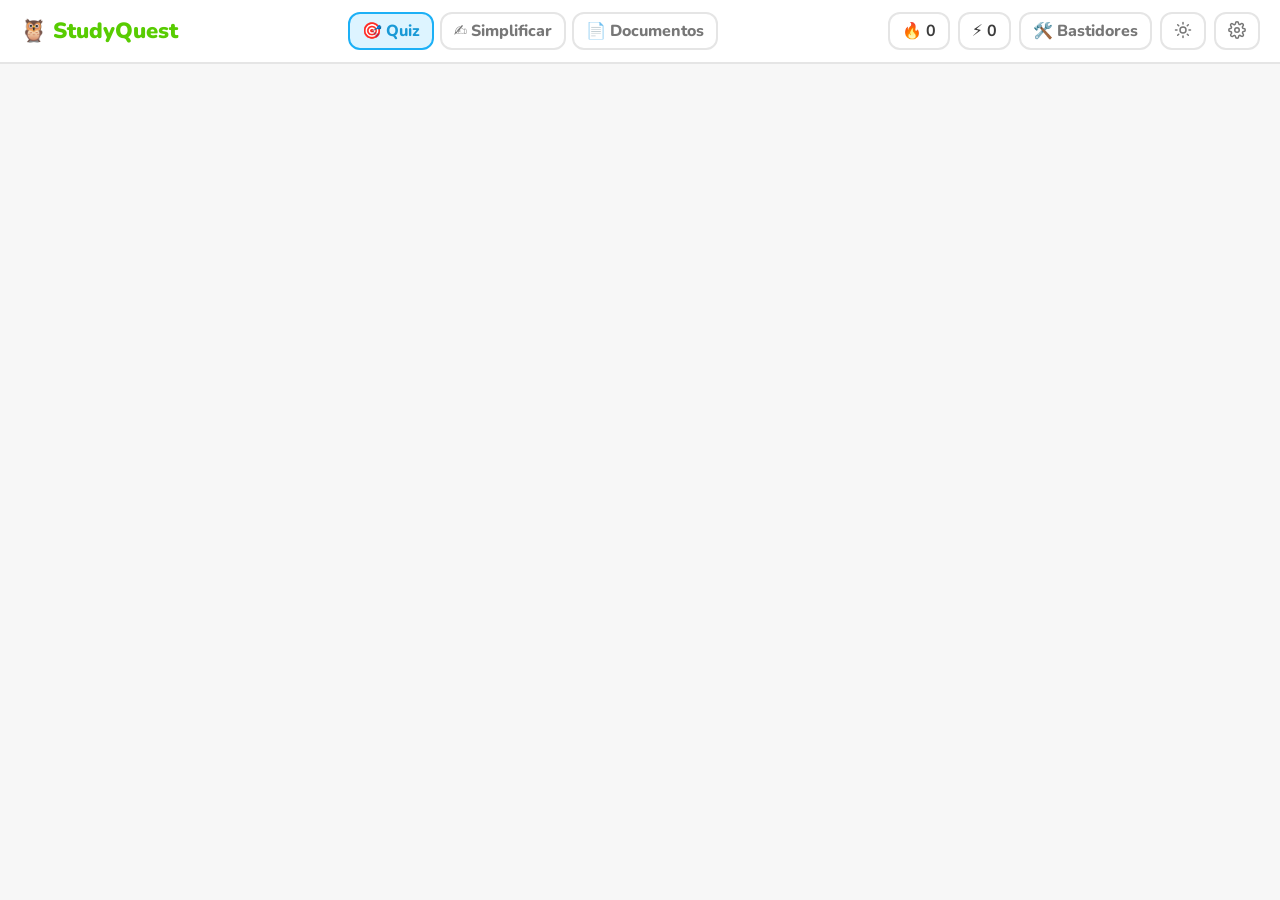
<file: index.html>
<!DOCTYPE html>
<html lang="pt-BR">
<head>
  <meta charset="UTF-8">
  <meta name="viewport" content="width=device-width, initial-scale=1">
  <title>StudyQuest · estude com IA no navegador</title>
  <link rel="preconnect" href="https://fonts.googleapis.com">
  <link href="https://fonts.googleapis.com/css2?family=Nunito:wght@600;700;800;900&display=swap" rel="stylesheet">
  <script>
    // aplica o tema antes de pintar a página (evita o "flash" branco)
    (function () {
      var t = null;
      try { t = localStorage.getItem("studyquest-theme"); } catch (e) {}
      if (t !== "dark" && t !== "light") t = matchMedia("(prefers-color-scheme: dark)").matches ? "dark" : "light";
      document.documentElement.dataset.theme = t;
    })();
  </script>
  <link rel="stylesheet" href="style.css">
</head>
<body>
  <header class="topbar">
    <a class="brand" href="index.html">🦉 StudyQuest</a>
    <nav class="nav" aria-label="Telas">
      <a href="index.html" aria-current="page">🎯 Quiz</a>
      <a href="simplifier.html">✍️ Simplificar</a>
      <a href="docs.html">📄 Documentos</a>
    </nav>
    <div class="stats">
      <span class="chip" title="Dias seguidos">🔥 <b id="stat-streak">0</b></span>
      <span class="chip" title="XP total">⚡ <b id="stat-xp">0</b></span>
      <button id="btn-backstage" class="chip chip-btn" title="Bastidores (para devs)">🛠️ Bastidores</button>
      <button id="btn-theme" class="chip chip-btn" title="Alternar modo escuro" aria-label="Alternar modo escuro">
        <svg class="icon-sun" width="18" height="18" viewBox="0 0 24 24" fill="none" stroke="currentColor" stroke-width="2" stroke-linecap="round" stroke-linejoin="round" style="vertical-align:-3px"><circle cx="12" cy="12" r="4"/><path d="M12 2v2M12 20v2M4.9 4.9l1.4 1.4M17.7 17.7l1.4 1.4M2 12h2M20 12h2M4.9 19.1l1.4-1.4M17.7 6.3l1.4-1.4"/></svg>
        <svg class="icon-moon" width="18" height="18" viewBox="0 0 24 24" fill="none" stroke="currentColor" stroke-width="2" stroke-linecap="round" stroke-linejoin="round" style="vertical-align:-3px"><path d="M21 12.8A9 9 0 1 1 11.2 3a7 7 0 0 0 9.8 9.8z"/></svg>
      </button>
      <button id="btn-settings" class="chip chip-btn" title="Configurações" aria-label="Configurações">
        <svg width="18" height="18" viewBox="0 0 24 24" fill="none" stroke="currentColor" stroke-width="2" stroke-linecap="round" stroke-linejoin="round" style="vertical-align:-3px"><circle cx="12" cy="12" r="3"/><path d="M19.4 15a1.7 1.7 0 0 0 .3 1.8l.1.1a2 2 0 1 1-2.8 2.8l-.1-.1a1.7 1.7 0 0 0-1.8-.3 1.7 1.7 0 0 0-1 1.5V21a2 2 0 1 1-4 0v-.1a1.7 1.7 0 0 0-1.1-1.5 1.7 1.7 0 0 0-1.8.3l-.1.1a2 2 0 1 1-2.8-2.8l.1-.1a1.7 1.7 0 0 0 .3-1.8 1.7 1.7 0 0 0-1.5-1H3a2 2 0 1 1 0-4h.1a1.7 1.7 0 0 0 1.5-1.1 1.7 1.7 0 0 0-.3-1.8l-.1-.1a2 2 0 1 1 2.8-2.8l.1.1a1.7 1.7 0 0 0 1.8.3H9a1.7 1.7 0 0 0 1-1.5V3a2 2 0 1 1 4 0v.1a1.7 1.7 0 0 0 1 1.5 1.7 1.7 0 0 0 1.8-.3l.1-.1a2 2 0 1 1 2.8 2.8l-.1.1a1.7 1.7 0 0 0-.3 1.8V9a1.7 1.7 0 0 0 1.5 1H21a2 2 0 1 1 0 4h-.1a1.7 1.7 0 0 0-1.5 1z"/></svg>
      </button>
    </div>
  </header>

  <main id="app">

    <!-- Aviso de WebGPU -->
    <section id="screen-nogpu" class="screen hidden card">
      <h1>😕 Seu navegador não suporta WebGPU</h1>
      <p>O WebLLM precisa de WebGPU para rodar o modelo na sua placa de vídeo.
         Abra esta página no <b>Chrome</b> ou <b>Edge</b> atualizados, em um computador.</p>
    </section>

    <!-- Configuração -->
    <section id="screen-setup" class="screen hidden">
      <div class="card">
        <h1>O que vamos estudar hoje?</h1>
        <p class="sub">A IA roda <b>100% no seu navegador</b>. Sem servidor, sem API key.</p>

        <label for="topic">Tema</label>
        <input id="topic" type="text" maxlength="80" placeholder="Ex.: Fotossíntese, Docker, Revolução Francesa...">
        <div id="suggestions" class="chips"></div>

        <label for="context">Conte mais (opcional)</label>
        <textarea id="context" rows="2" maxlength="240" placeholder="Ex.: Sou dev backend e quero entender o básico para entrevistas."></textarea>

        <label class="check"><input id="use-wiki" type="checkbox" checked> Buscar o tema na Wikipédia (perguntas mais corretas)</label>

        <label>Seu nível</label>
        <div id="level" class="segmented">
          <button data-v="iniciante" class="active">🌱 Iniciante</button>
          <button data-v="intermediário">🌿 Intermediário</button>
          <button data-v="avançado">🌳 Avançado</button>
        </div>

        <label>Modo</label>
        <div id="mode" class="segmented">
          <button data-v="quiz" class="active">🎯 Quiz</button>
          <button data-v="flashcards">🃏 Flashcards</button>
        </div>

        <label for="count">Quantidade de perguntas: <b id="count-label">5</b></label>
        <input id="count" type="range" min="1" max="10" value="5">

        <p class="muted" style="margin:18px 0 0;font-size:14px">🧠 Modelo: <b id="current-model-label">—</b> · <a href="#" id="link-settings">trocar</a></p>

        <button id="btn-start" class="btn btn-green btn-big">COMEÇAR</button>
      </div>

      <div id="library" class="card hidden" style="margin-top:16px">
        <h1 style="font-size:22px">📚 Meus estudos salvos</h1>
        <p class="sub">Perguntas que a IA já criou. Rejogue quando quiser, sem esperar e sem baixar o modelo. Ficam guardadas só neste navegador.</p>
        <div id="library-list" class="lib-list"></div>
      </div>
    </section>

    <!-- Carregando modelo -->
    <section id="screen-loading" class="screen hidden card center">
      <div class="owl">🦉</div>
      <h1 id="loading-title">Preparando o cérebro da coruja...</h1>
      <p class="sub" id="loading-text">O modelo de IA está sendo baixado para o seu computador. Na primeira vez demora; depois fica em cache.</p>
      <div class="bar"><div id="loading-bar" class="bar-fill"></div></div>
      <small id="loading-detail" class="muted"></small>
      <div id="loading-error" class="error hidden"></div>
      <button id="btn-loading-back" class="btn btn-ghost hidden" style="margin-top:14px">Voltar</button>
    </section>

    <!-- Jogo -->
    <section id="screen-game" class="screen hidden">
      <div class="game-head">
        <button id="btn-quit" class="icon-btn" title="Sair">✕</button>
        <div class="bar"><div id="game-bar" class="bar-fill"></div></div>
        <div id="hearts" class="hearts"></div>
      </div>
      <div class="game-meta"><span id="game-count"></span><span id="combo" class="combo"></span></div>
      <div id="game-source" class="game-source hidden"></div>

      <div id="game-body" class="card"></div>

      <div id="feedback" class="feedback hidden">
        <div class="feedback-inner">
          <div id="feedback-title" class="feedback-title"></div>
          <div id="feedback-text" class="feedback-text"></div>
          <button id="btn-explain" class="btn btn-ghost hidden">💡 Me explica melhor</button>
          <div id="explain-box" class="explain hidden"></div>
        </div>
        <button id="btn-next" class="btn btn-big">CONTINUAR</button>
      </div>
    </section>

    <!-- Resultado -->
    <section id="screen-result" class="screen hidden card center">
      <div id="result-stars" class="stars"></div>
      <h1 id="result-title"></h1>
      <div class="result-grid">
        <div class="result-box"><small>ACERTOS</small><b id="result-score"></b></div>
        <div class="result-box"><small>XP GANHO</small><b id="result-xp"></b></div>
      </div>
      <h2>🦉 Feedback da coruja</h2>
      <div id="result-feedback" class="explain">...</div>
      <div class="row">
        <button id="btn-again" class="btn btn-green btn-big">ESTUDAR OUTRO TEMA</button>
      </div>
    </section>
  </main>

  <!-- Configurações -->
  <div id="settings" class="modal hidden">
    <div class="modal-card">
      <div class="backstage-head" style="color:var(--ink)">
        <h1 style="margin:0;font-size:22px">⚙️ Configurações</h1>
        <button id="btn-close-settings" class="icon-btn">✕</button>
      </div>
      <label style="margin-top:12px">Modelo de IA</label>
      <p class="sub" style="font-size:14px;margin-bottom:10px">O modelo é baixado para o seu navegador uma vez e fica em cache. A troca vale a partir do próximo estudo.</p>
      <div id="model-list" class="model-list"></div>
      <button id="btn-save-settings" class="btn btn-green btn-big">SALVAR</button>
    </div>
  </div>

  <!-- Painel de bastidores -->
  <aside id="backstage" class="backstage hidden">
    <div class="backstage-head">
      <b>🛠️ Bastidores</b>
      <button id="btn-close-backstage" class="icon-btn">✕</button>
    </div>
    <dl>
      <dt>Modelo</dt><dd id="bs-model">—</dd>
      <dt>Velocidade</dt><dd id="bs-speed">—</dd>
      <dt>Última chamada</dt><dd id="bs-time">—</dd>
    </dl>
    <h4>Prompt enviado</h4>
    <pre id="bs-prompt">—</pre>
    <h4>Resposta crua do modelo</h4>
    <pre id="bs-output">—</pre>
  </aside>

  <div id="confetti"></div>
  <script type="module" src="app.js"></script>
</body>
</html>
</file>
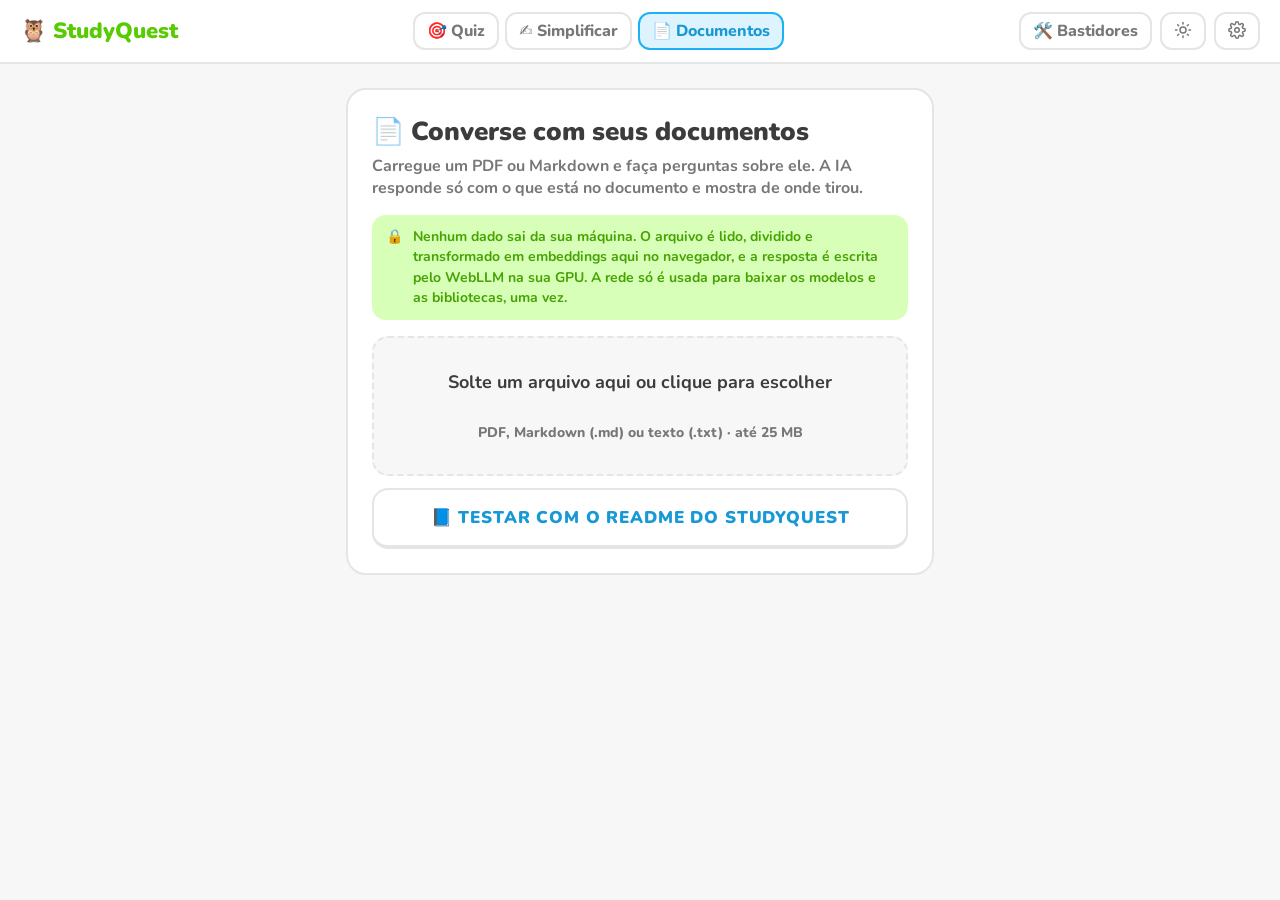
<file: docs.html>
<!DOCTYPE html>
<html lang="pt-BR">
<head>
  <meta charset="UTF-8">
  <meta name="viewport" content="width=device-width, initial-scale=1">
  <title>StudyQuest · converse com seus documentos</title>
  <link rel="preconnect" href="https://fonts.googleapis.com">
  <link href="https://fonts.googleapis.com/css2?family=Nunito:wght@600;700;800;900&display=swap" rel="stylesheet">
  <script>
    // aplica o tema antes de pintar a página (evita o "flash" branco)
    (function () {
      var t = null;
      try { t = localStorage.getItem("studyquest-theme"); } catch (e) {}
      if (t !== "dark" && t !== "light") t = matchMedia("(prefers-color-scheme: dark)").matches ? "dark" : "light";
      document.documentElement.dataset.theme = t;
    })();
  </script>
  <link rel="stylesheet" href="style.css">
</head>
<body>
  <header class="topbar">
    <a class="brand" href="index.html">🦉 StudyQuest</a>
    <nav class="nav" aria-label="Telas">
      <a href="index.html">🎯 Quiz</a>
      <a href="simplifier.html">✍️ Simplificar</a>
      <a href="docs.html" aria-current="page">📄 Documentos</a>
    </nav>
    <div class="stats">
      <button id="btn-backstage" class="chip chip-btn" title="Bastidores (para devs)">🛠️ Bastidores</button>
      <button id="btn-theme" class="chip chip-btn" title="Alternar modo escuro" aria-label="Alternar modo escuro">
        <svg class="icon-sun" width="18" height="18" viewBox="0 0 24 24" fill="none" stroke="currentColor" stroke-width="2" stroke-linecap="round" stroke-linejoin="round" style="vertical-align:-3px"><circle cx="12" cy="12" r="4"/><path d="M12 2v2M12 20v2M4.9 4.9l1.4 1.4M17.7 17.7l1.4 1.4M2 12h2M20 12h2M4.9 19.1l1.4-1.4M17.7 6.3l1.4-1.4"/></svg>
        <svg class="icon-moon" width="18" height="18" viewBox="0 0 24 24" fill="none" stroke="currentColor" stroke-width="2" stroke-linecap="round" stroke-linejoin="round" style="vertical-align:-3px"><path d="M21 12.8A9 9 0 1 1 11.2 3a7 7 0 0 0 9.8 9.8z"/></svg>
      </button>
      <button id="btn-settings" class="chip chip-btn" title="Configurações" aria-label="Configurações">
        <svg width="18" height="18" viewBox="0 0 24 24" fill="none" stroke="currentColor" stroke-width="2" stroke-linecap="round" stroke-linejoin="round" style="vertical-align:-3px"><circle cx="12" cy="12" r="3"/><path d="M19.4 15a1.7 1.7 0 0 0 .3 1.8l.1.1a2 2 0 1 1-2.8 2.8l-.1-.1a1.7 1.7 0 0 0-1.8-.3 1.7 1.7 0 0 0-1 1.5V21a2 2 0 1 1-4 0v-.1a1.7 1.7 0 0 0-1.1-1.5 1.7 1.7 0 0 0-1.8.3l-.1.1a2 2 0 1 1-2.8-2.8l.1-.1a1.7 1.7 0 0 0 .3-1.8 1.7 1.7 0 0 0-1.5-1H3a2 2 0 1 1 0-4h.1a1.7 1.7 0 0 0 1.5-1.1 1.7 1.7 0 0 0-.3-1.8l-.1-.1a2 2 0 1 1 2.8-2.8l.1.1a1.7 1.7 0 0 0 1.8.3H9a1.7 1.7 0 0 0 1-1.5V3a2 2 0 1 1 4 0v.1a1.7 1.7 0 0 0 1 1.5 1.7 1.7 0 0 0 1.8-.3l.1-.1a2 2 0 1 1 2.8 2.8l-.1.1a1.7 1.7 0 0 0-.3 1.8V9a1.7 1.7 0 0 0 1.5 1H21a2 2 0 1 1 0 4h-.1a1.7 1.7 0 0 0-1.5 1z"/></svg>
      </button>
    </div>
  </header>

  <main id="app">

    <!-- Escolher documento -->
    <section id="screen-pick" class="screen">
      <div class="card">
        <h1>📄 Converse com seus documentos</h1>
        <p class="sub">Carregue um PDF ou Markdown e faça perguntas sobre ele. A IA responde só com o que está no documento e mostra de onde tirou.</p>

        <div class="privacy">
          <span>🔒</span>
          <span><b>Nenhum dado sai da sua máquina.</b> O arquivo é lido, dividido e transformado em embeddings aqui no navegador, e a resposta é escrita pelo WebLLM na sua GPU. A rede só é usada para baixar os modelos e as bibliotecas, uma vez.</span>
        </div>

        <label class="drop" id="drop" for="file">
          <b>Solte um arquivo aqui ou clique para escolher</b>
          <span>PDF, Markdown (.md) ou texto (.txt) · até 25 MB</span>
          <input id="file" type="file" accept=".pdf,.md,.markdown,.txt,application/pdf,text/markdown,text/plain">
        </label>
        <button id="btn-sample" class="btn btn-ghost btn-big" style="margin-top:12px">📘 Testar com o README do StudyQuest</button>
        <div id="pick-error" class="error hidden" style="white-space:pre-wrap"></div>
      </div>

      <div id="chats" class="card hidden" style="margin-top:16px">
        <div class="sim-result-head">
          <h1 style="font-size:22px;margin:0">💬 Minhas conversas</h1>
          <button id="btn-clear-chats" class="icon-btn" style="font-size:14px;font-family:inherit;font-weight:800">Limpar tudo</button>
        </div>
        <p class="sub" style="margin-top:6px">Ficam salvos só o nome do documento e as suas perguntas e respostas, neste navegador. O conteúdo do documento não é guardado nas conversas.</p>
        <div id="chats-list" class="lib-list"></div>
      </div>

      <div id="docs-library" class="card hidden" style="margin-top:16px">
        <h1 style="font-size:22px">📚 Meus documentos</h1>
        <p class="sub">Já indexados neste navegador. Abrem na hora, sem ler o arquivo nem gerar embeddings de novo.</p>
        <div id="docs-list" class="lib-list"></div>
      </div>
    </section>

    <!-- Indexando -->
    <section id="screen-index" class="screen hidden card center">
      <div class="owl">🦉</div>
      <h1 id="index-title">Lendo o documento...</h1>
      <p class="sub" id="index-file"></p>
      <div class="bar"><div id="index-bar" class="bar-fill"></div></div>
      <small id="index-detail" class="muted"></small>
      <p class="sub" style="margin-top:18px;font-size:14px">Tudo acontece neste computador. Na primeira vez o modelo de embeddings (~120 MB) precisa ser baixado.</p>
    </section>

    <!-- Chat -->
    <section id="screen-chat" class="screen hidden">
      <div class="card">
        <div class="chat-head">
          <div class="grow">
            <h1 id="chat-doc" style="font-size:22px;overflow-wrap:anywhere"></h1>
            <p class="muted" id="chat-meta" style="margin:0;font-size:13px"></p>
          </div>
          <button id="btn-switch" class="btn btn-ghost" style="padding:10px 14px;font-size:13px">Trocar</button>
        </div>
        <p id="chat-note" class="chat-note hidden"></p>

        <div id="chat-log" class="chat-log"></div>
        <div id="chat-suggestions" class="chips"></div>

        <form id="chat-form" class="chat-form" autocomplete="off">
          <input id="chat-input" type="text" maxlength="300" placeholder="Pergunte algo sobre o documento...">
          <button id="btn-send" class="btn btn-green" type="submit">Enviar</button>
          <button id="btn-stop" class="btn btn-red hidden" type="button">Parar</button>
        </form>
        <p id="chat-foot" class="muted" style="margin:14px 0 0;font-size:13px">🧠 Modelo: <b id="current-model-label">—</b> · <a href="#" id="link-settings">trocar</a> · <a href="#" id="btn-clear-chat">apagar conversa</a></p>
      </div>
    </section>
  </main>

  <!-- Configurações -->
  <div id="settings" class="modal hidden">
    <div class="modal-card">
      <div class="backstage-head" style="color:var(--ink)">
        <h1 style="margin:0;font-size:22px">⚙️ Configurações</h1>
        <button id="btn-close-settings" class="icon-btn">✕</button>
      </div>
      <label style="margin-top:12px">Modelo de IA</label>
      <p class="sub" style="font-size:14px;margin-bottom:10px">O modelo é baixado para o seu navegador uma vez e fica em cache. A troca vale a partir da próxima pergunta. A escolha é a mesma do quiz.</p>
      <div id="model-list" class="model-list"></div>
      <button id="btn-save-settings" class="btn btn-green btn-big">SALVAR</button>
    </div>
  </div>

  <!-- Painel de bastidores -->
  <aside id="backstage" class="backstage hidden">
    <div class="backstage-head">
      <b>🛠️ Bastidores</b>
      <button id="btn-close-backstage" class="icon-btn">✕</button>
    </div>
    <dl>
      <dt>Modelo</dt><dd id="bs-model">—</dd>
      <dt>Velocidade</dt><dd id="bs-speed">—</dd>
      <dt>Última chamada</dt><dd id="bs-time">—</dd>
    </dl>
    <h4>Prompt enviado</h4>
    <pre id="bs-prompt">—</pre>
    <h4>Resposta crua do modelo</h4>
    <pre id="bs-output">—</pre>
  </aside>

  <script type="module" src="docs.js"></script>
</body>
</html>
</file>
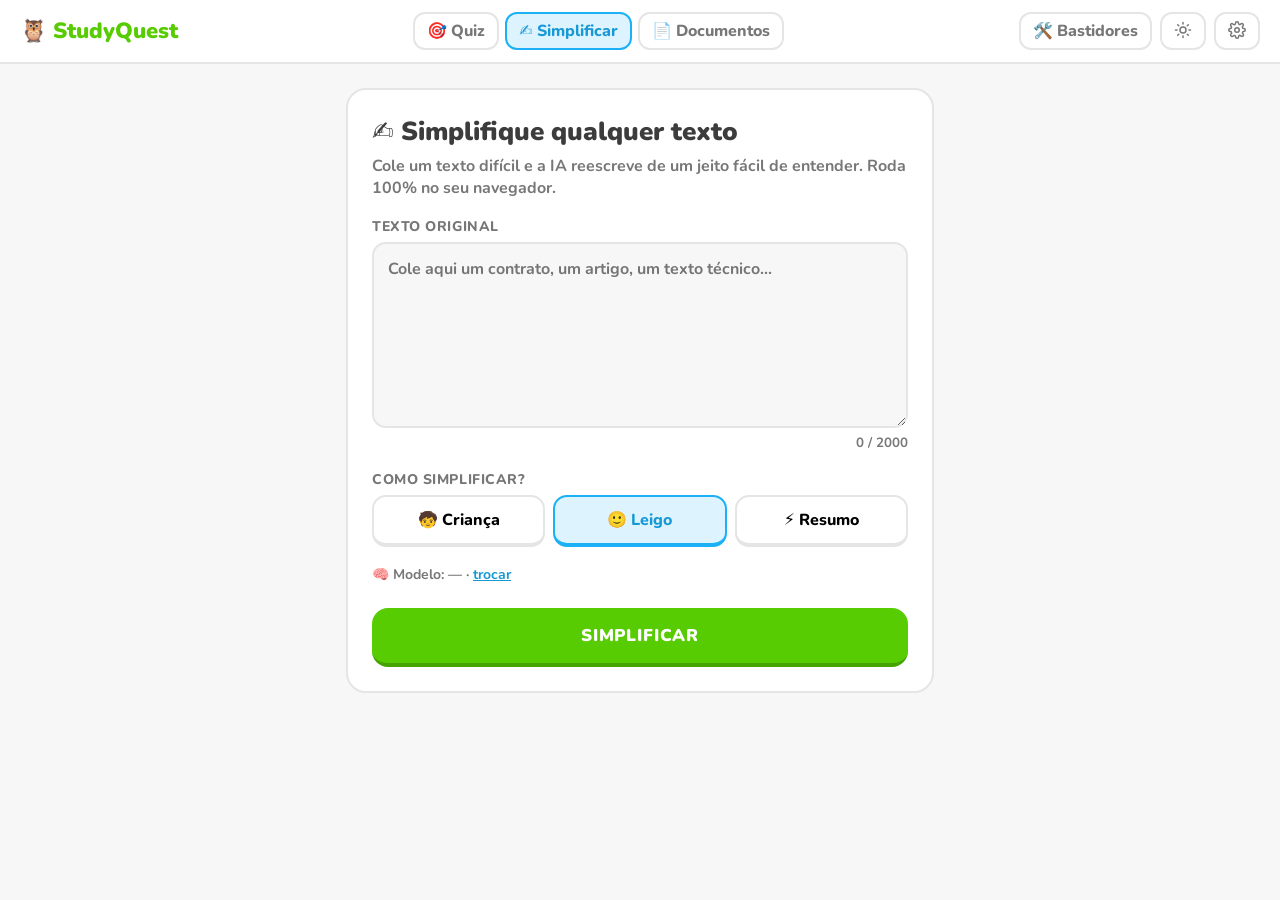
<file: simplifier.html>
<!DOCTYPE html>
<html lang="pt-BR">
<head>
  <meta charset="UTF-8">
  <meta name="viewport" content="width=device-width, initial-scale=1">
  <title>StudyQuest · simplifique textos com IA</title>
  <link rel="preconnect" href="https://fonts.googleapis.com">
  <link href="https://fonts.googleapis.com/css2?family=Nunito:wght@600;700;800;900&display=swap" rel="stylesheet">
  <script>
    // aplica o tema antes de pintar a página (evita o "flash" branco)
    (function () {
      var t = null;
      try { t = localStorage.getItem("studyquest-theme"); } catch (e) {}
      if (t !== "dark" && t !== "light") t = matchMedia("(prefers-color-scheme: dark)").matches ? "dark" : "light";
      document.documentElement.dataset.theme = t;
    })();
  </script>
  <link rel="stylesheet" href="style.css">
</head>
<body>
  <header class="topbar">
    <a class="brand" href="index.html">🦉 StudyQuest</a>
    <nav class="nav" aria-label="Telas">
      <a href="index.html">🎯 Quiz</a>
      <a href="simplifier.html" aria-current="page">✍️ Simplificar</a>
      <a href="docs.html">📄 Documentos</a>
    </nav>
    <div class="stats">
      <button id="btn-backstage" class="chip chip-btn" title="Bastidores (para devs)">🛠️ Bastidores</button>
      <button id="btn-theme" class="chip chip-btn" title="Alternar modo escuro" aria-label="Alternar modo escuro">
        <svg class="icon-sun" width="18" height="18" viewBox="0 0 24 24" fill="none" stroke="currentColor" stroke-width="2" stroke-linecap="round" stroke-linejoin="round" style="vertical-align:-3px"><circle cx="12" cy="12" r="4"/><path d="M12 2v2M12 20v2M4.9 4.9l1.4 1.4M17.7 17.7l1.4 1.4M2 12h2M20 12h2M4.9 19.1l1.4-1.4M17.7 6.3l1.4-1.4"/></svg>
        <svg class="icon-moon" width="18" height="18" viewBox="0 0 24 24" fill="none" stroke="currentColor" stroke-width="2" stroke-linecap="round" stroke-linejoin="round" style="vertical-align:-3px"><path d="M21 12.8A9 9 0 1 1 11.2 3a7 7 0 0 0 9.8 9.8z"/></svg>
      </button>
      <button id="btn-settings" class="chip chip-btn" title="Configurações" aria-label="Configurações">
        <svg width="18" height="18" viewBox="0 0 24 24" fill="none" stroke="currentColor" stroke-width="2" stroke-linecap="round" stroke-linejoin="round" style="vertical-align:-3px"><circle cx="12" cy="12" r="3"/><path d="M19.4 15a1.7 1.7 0 0 0 .3 1.8l.1.1a2 2 0 1 1-2.8 2.8l-.1-.1a1.7 1.7 0 0 0-1.8-.3 1.7 1.7 0 0 0-1 1.5V21a2 2 0 1 1-4 0v-.1a1.7 1.7 0 0 0-1.1-1.5 1.7 1.7 0 0 0-1.8.3l-.1.1a2 2 0 1 1-2.8-2.8l.1-.1a1.7 1.7 0 0 0 .3-1.8 1.7 1.7 0 0 0-1.5-1H3a2 2 0 1 1 0-4h.1a1.7 1.7 0 0 0 1.5-1.1 1.7 1.7 0 0 0-.3-1.8l-.1-.1a2 2 0 1 1 2.8-2.8l.1.1a1.7 1.7 0 0 0 1.8.3H9a1.7 1.7 0 0 0 1-1.5V3a2 2 0 1 1 4 0v.1a1.7 1.7 0 0 0 1 1.5 1.7 1.7 0 0 0 1.8-.3l.1-.1a2 2 0 1 1 2.8 2.8l-.1.1a1.7 1.7 0 0 0-.3 1.8V9a1.7 1.7 0 0 0 1.5 1H21a2 2 0 1 1 0 4h-.1a1.7 1.7 0 0 0-1.5 1z"/></svg>
      </button>
    </div>
  </header>

  <main id="app">

    <!-- Entrada -->
    <section class="card">
      <h1>✍️ Simplifique qualquer texto</h1>
      <p class="sub">Cole um texto difícil e a IA reescreve de um jeito fácil de entender. Roda <b>100% no seu navegador</b>.</p>

      <label for="sim-text">Texto original</label>
      <textarea id="sim-text" rows="7" maxlength="2000" placeholder="Cole aqui um contrato, um artigo, um texto técnico..."></textarea>
      <div class="sim-tools">
        <div id="sim-samples" class="chips"></div>
        <small id="sim-count" class="muted">0 / 2000</small>
      </div>

      <label>Como simplificar?</label>
      <div id="sim-level" class="segmented">
        <button data-v="crianca">🧒 Criança</button>
        <button data-v="leigo" class="active">🙂 Leigo</button>
        <button data-v="resumo">⚡ Resumo</button>
      </div>
      <p id="sim-level-hint" class="muted sim-hint"></p>

      <p class="muted" style="margin:18px 0 0;font-size:14px">🧠 Modelo: <b id="current-model-label">—</b> · <a href="#" id="link-settings">trocar</a></p>

      <button id="btn-simplify" class="btn btn-green btn-big">SIMPLIFICAR</button>
    </section>

    <!-- Resultado -->
    <section id="sim-result" class="card hidden" style="margin-top:16px" aria-live="polite">
      <div class="sim-result-head">
        <h2 style="margin:0">🦉 Texto simplificado</h2>
        <span id="sim-badge" class="sim-badge"></span>
      </div>
      <div id="sim-loading" class="hidden" style="margin-top:14px">
        <p class="sub" style="margin-bottom:8px">Preparando o modelo... Na primeira vez demora; depois fica em cache.</p>
        <div class="bar"><div id="sim-loading-bar" class="bar-fill"></div></div>
        <small id="sim-loading-detail" class="muted"></small>
      </div>
      <div id="sim-out" class="sim-out"></div>
      <div id="sim-error" class="error hidden"></div>
      <div class="sim-actions">
        <button id="btn-stop" class="btn btn-red hidden">⏹ Parar</button>
        <button id="btn-copy" class="btn btn-ghost">📋 Copiar</button>
        <button id="btn-regen" class="btn btn-ghost">🔄 Gerar de novo</button>
      </div>
    </section>

    <!-- Histórico -->
    <section id="sim-history" class="card hidden" style="margin-top:16px">
      <div class="sim-result-head">
        <h1 style="font-size:22px;margin:0">🕘 Histórico</h1>
        <button id="btn-clear-history" class="icon-btn" style="font-size:14px;font-family:inherit;font-weight:800">Limpar tudo</button>
      </div>
      <p class="sub" style="margin-top:6px">Textos que a IA já simplificou. Abra quando quiser, sem esperar e sem usar o modelo. Ficam guardados só neste navegador.</p>
      <div id="sim-history-list" class="lib-list"></div>
    </section>
  </main>

  <!-- Configurações -->
  <div id="settings" class="modal hidden">
    <div class="modal-card">
      <div class="backstage-head" style="color:var(--ink)">
        <h1 style="margin:0;font-size:22px">⚙️ Configurações</h1>
        <button id="btn-close-settings" class="icon-btn">✕</button>
      </div>
      <label style="margin-top:12px">Modelo de IA</label>
      <p class="sub" style="font-size:14px;margin-bottom:10px">O modelo é baixado para o seu navegador uma vez e fica em cache. A troca vale a partir da próxima simplificação. A escolha é a mesma do quiz.</p>
      <div id="model-list" class="model-list"></div>
      <button id="btn-save-settings" class="btn btn-green btn-big">SALVAR</button>
    </div>
  </div>

  <!-- Painel de bastidores -->
  <aside id="backstage" class="backstage hidden">
    <div class="backstage-head">
      <b>🛠️ Bastidores</b>
      <button id="btn-close-backstage" class="icon-btn">✕</button>
    </div>
    <dl>
      <dt>Modelo</dt><dd id="bs-model">—</dd>
      <dt>Velocidade</dt><dd id="bs-speed">—</dd>
      <dt>Última chamada</dt><dd id="bs-time">—</dd>
    </dl>
    <h4>Prompt enviado</h4>
    <pre id="bs-prompt">—</pre>
    <h4>Resposta crua do modelo</h4>
    <pre id="bs-output">—</pre>
  </aside>

  <script type="module" src="simplifier.js"></script>
</body>
</html>
</file>
<file: style.css>
:root{
  color-scheme:light;
  --green:#58cc02; --green-d:#46a302;
  --blue:#1cb0f6;  --blue-d:#1899d6;
  --red:#ff4b4b;   --red-d:#ea2b2b;
  --gold:#ffc800;
  --green-t:#46a302; --blue-t:#1899d6; --red-t:#ea2b2b;
  --ink:#3c3c3c; --muted:#777; --line:#e5e5e5; --bg:#f7f7f7; --card:#fff;
  --surface:#fff; --blue-bg:#ddf4ff; --green-bg:#d7ffb8; --red-bg:#ffdfe0;
  --disabled-line:#ccc; --disabled-ink:#aaa; --overlay:rgba(0,0,0,.45);
}
:root[data-theme="dark"]{
  color-scheme:dark;
  --green:#58cc02; --green-d:#46a302; --green-t:#8be83a;
  --blue:#1cb0f6;  --blue-d:#1899d6; --blue-t:#4cc3f9;
  --red:#ff4b4b;   --red-d:#ea2b2b; --red-t:#ff8a8a;
  --ink:#e8eaed; --muted:#9aa3b0; --line:#323a47; --bg:#12161d; --card:#1b212b;
  --surface:#1b212b; --blue-bg:#16384d; --green-bg:#1c3a14; --red-bg:#4a1d22;
  --disabled-line:#2a313c; --disabled-ink:#5d6672; --overlay:rgba(0,0,0,.65);
}
:root[data-theme="dark"] .backstage{box-shadow:-6px 0 24px rgba(0,0,0,.6);border-left:1px solid var(--line)}
*{box-sizing:border-box}
body{margin:0;font-family:"Nunito",system-ui,sans-serif;font-weight:700;color:var(--ink);background:var(--bg);min-height:100vh}
.hidden{display:none!important}
.center{text-align:center}
.muted{color:var(--muted)}

.topbar{display:flex;justify-content:space-between;align-items:center;gap:8px 12px;flex-wrap:wrap;padding:12px 20px;background:var(--surface);border-bottom:2px solid var(--line);position:sticky;top:0;z-index:5}
.brand{font-weight:900;font-size:22px;color:var(--green);text-decoration:none}
.stats{display:flex;gap:8px}
.chip{background:var(--surface);border:2px solid var(--line);border-radius:12px;padding:6px 12px;font:inherit;font-weight:800}
.chip-btn{cursor:pointer;color:var(--muted)}
.chip-btn:hover{background:var(--bg)}

main{max-width:620px;margin:0 auto;padding:24px 16px 160px}
.card{background:var(--card);border:2px solid var(--line);border-radius:20px;padding:24px}
h1{margin:0 0 6px;font-size:26px;font-weight:900}
h2{font-size:18px;margin:20px 0 8px}
.sub{color:var(--muted);margin:0 0 16px}
label{display:block;margin:18px 0 6px;font-weight:800;color:var(--muted);font-size:14px;text-transform:uppercase;letter-spacing:.04em}
input[type=text],textarea{width:100%;font:inherit;font-weight:700;padding:14px;border:2px solid var(--line);border-radius:14px;background:var(--bg);outline:none;resize:vertical}
input[type=text]:focus,textarea:focus{border-color:var(--blue);background:var(--surface)}
input[type=range]{width:100%;accent-color:var(--green)}

.chips{display:flex;flex-wrap:wrap;gap:8px;margin-top:10px}
.chips button{font:inherit;font-weight:800;font-size:14px;padding:6px 12px;border:2px solid var(--line);border-bottom-width:4px;border-radius:999px;background:var(--surface);cursor:pointer}
.chips button:hover{border-color:var(--blue);color:var(--blue)}

.segmented{display:flex;gap:8px}
.segmented button{flex:1;font:inherit;font-weight:800;padding:12px 6px;border:2px solid var(--line);border-bottom-width:4px;border-radius:14px;background:var(--surface);cursor:pointer}
.segmented button.active{border-color:var(--blue);background:var(--blue-bg);color:var(--blue-t)}

.btn{font:inherit;font-weight:900;letter-spacing:.05em;text-transform:uppercase;padding:14px 22px;border:none;border-bottom:4px solid var(--blue-d);border-radius:16px;background:var(--blue);color:#fff;cursor:pointer;transition:transform .05s}
.btn:active{transform:translateY(3px);border-bottom-width:1px}
.btn:disabled{background:var(--line);border-color:var(--disabled-line);color:var(--disabled-ink);cursor:not-allowed}
.btn-green{background:var(--green);border-color:var(--green-d)}
.btn-ghost{background:var(--surface);color:var(--blue-t);border:2px solid var(--line);border-bottom-width:4px}
.btn-red{background:var(--red);border-color:var(--red-d)}
.btn-big{width:100%;margin-top:24px;font-size:17px;padding:16px}

.bar{flex:1;height:16px;background:var(--line);border-radius:999px;overflow:hidden}
.bar-fill{height:100%;width:0;background:var(--green);border-radius:999px;transition:width .4s}
.owl{font-size:72px;animation:bob 1.4s ease-in-out infinite}
@keyframes bob{50%{transform:translateY(-10px)}}
.error{margin-top:16px;padding:12px;border-radius:12px;background:var(--red-bg);color:var(--red-t)}

.game-head{display:flex;align-items:center;gap:14px;margin-bottom:6px}
.icon-btn{background:none;border:none;font-size:22px;color:var(--muted);cursor:pointer}
.hearts{font-size:20px;white-space:nowrap}
.game-meta{display:flex;justify-content:space-between;margin:6px 4px 14px;color:var(--muted);font-size:14px}
.combo{color:#ff9600;font-weight:900}

.q-text{font-size:22px;font-weight:900;margin:0 0 18px}
.options{display:grid;gap:10px}
.option{font:inherit;font-weight:800;text-align:left;padding:14px 16px;border:2px solid var(--line);border-bottom-width:4px;border-radius:14px;background:var(--surface);cursor:pointer;display:flex;gap:12px;align-items:center}
.option:hover:not(:disabled){background:var(--blue-bg);border-color:var(--blue)}
.option .key{width:28px;height:28px;border:2px solid var(--line);border-radius:8px;display:grid;place-items:center;font-size:13px;flex:none}
.option.correct{background:var(--green-bg);border-color:var(--green);color:var(--green-t)}
.option.wrong{background:var(--red-bg);border-color:var(--red);color:var(--red-t);animation:shake .3s}
.option:disabled{cursor:default}
@keyframes shake{25%{transform:translateX(-6px)}75%{transform:translateX(6px)}}

.flash{perspective:900px;cursor:pointer}
.flash-inner{min-height:200px;display:grid;place-items:center;text-align:center;font-size:22px;font-weight:900;padding:20px;border-radius:16px;border:2px dashed var(--line);transition:background .2s}
.flash-inner.back{background:var(--blue-bg);border-color:var(--blue)}
.flash small{display:block;color:var(--muted);font-size:12px;letter-spacing:.06em;margin-bottom:10px}
.flash-actions{display:flex;gap:10px;margin-top:16px}
.flash-actions .btn{flex:1}

.loading-q{text-align:center;padding:30px 0}
.spinner{width:36px;height:36px;margin:0 auto 12px;border:5px solid var(--line);border-top-color:var(--green);border-radius:50%;animation:spin .8s linear infinite}
@keyframes spin{to{transform:rotate(360deg)}}

.feedback{position:fixed;left:0;right:0;bottom:0;padding:16px;border-top:2px solid var(--line);background:var(--green-bg);z-index:6;animation:up .2s}
.feedback.bad{background:var(--red-bg)}
.feedback-inner{max-width:620px;margin:0 auto}
.feedback-title{font-size:22px;font-weight:900;color:var(--green-t)}
.feedback.bad .feedback-title{color:var(--red-t)}
.feedback-text{margin:4px 0 8px}
.feedback .btn{max-width:620px;display:block;margin:12px auto 0}
.feedback.bad .btn-next,.feedback.bad #btn-next{background:var(--red);border-color:var(--red-d)}
.feedback.good #btn-next{background:var(--green);border-color:var(--green-d)}
.feedback #btn-explain{width:auto;display:inline-block;margin:4px 0}
@keyframes up{from{transform:translateY(100%)}}
.explain{background:var(--surface);border:2px solid var(--line);border-radius:14px;padding:12px 14px;text-align:left;white-space:pre-wrap;font-weight:600;line-height:1.5;max-height:34vh;overflow:auto}
.feedback .explain{margin-top:8px}

.stars{font-size:54px;letter-spacing:6px}
.result-grid{display:flex;gap:12px;margin:18px 0}
.result-box{flex:1;border:2px solid var(--line);border-radius:14px;padding:12px}
.result-box small{display:block;color:var(--muted);font-size:12px}
.result-box b{font-size:28px;color:var(--green-t)}
#screen-result .explain{min-height:80px}

.backstage{position:fixed;top:0;right:0;width:min(420px,100%);height:100%;background:#1f2430;color:#d6deeb;padding:16px;overflow:auto;z-index:20;box-shadow:-6px 0 24px rgba(0,0,0,.3);font-weight:600}
.backstage-head{display:flex;justify-content:space-between;align-items:center;color:#fff}
.backstage dl{display:grid;grid-template-columns:auto 1fr;gap:6px 12px;font-size:14px}
.backstage dt{color:#7f8ea3}
.backstage dd{margin:0;word-break:break-all}
.backstage h4{margin:16px 0 6px;color:#82aaff}
.backstage pre{background:#11141c;border-radius:10px;padding:10px;font:12px/1.5 ui-monospace,monospace;white-space:pre-wrap;word-break:break-word;max-height:240px;overflow:auto}

#confetti{position:fixed;inset:0;pointer-events:none;overflow:hidden;z-index:30}
#confetti i{position:absolute;top:-20px;width:10px;height:14px;opacity:.9;animation:fall linear forwards}
@keyframes fall{to{transform:translateY(110vh) rotate(720deg)}}

select{width:100%;font:inherit;font-weight:700;padding:14px;border:2px solid var(--line);border-radius:14px;background:var(--bg)}

.modal{position:fixed;inset:0;background:var(--overlay);display:grid;place-items:center;padding:16px;z-index:25}
.modal-card{background:var(--surface);border-radius:20px;padding:22px;width:min(520px,100%);max-height:92vh;overflow:auto}
.model-list{display:grid;gap:8px}
.model-item{display:flex;gap:12px;align-items:center;text-align:left;font:inherit;font-weight:800;padding:12px 14px;border:2px solid var(--line);border-bottom-width:4px;border-radius:14px;background:var(--surface);cursor:pointer}
.model-item:hover{border-color:var(--blue)}
.model-item.active{border-color:var(--blue);background:var(--blue-bg)}
.model-item .grow{flex:1}
.model-item small{display:block;color:var(--muted);font-weight:600}
.model-item .size{font-weight:900;color:var(--blue-t);white-space:nowrap}
.model-item .tag{display:inline-block;font-size:11px;background:var(--green-bg);color:var(--green-t);border-radius:8px;padding:1px 6px;margin-left:6px}
.chip-btn svg{pointer-events:none}

.lib-list{display:grid;gap:8px}
.lib-item{display:flex;gap:10px;align-items:center;padding:12px 14px;border:2px solid var(--line);border-radius:14px;background:var(--surface)}
.lib-item .grow{flex:1;min-width:0;font-weight:800;overflow-wrap:anywhere}
.lib-item small{display:block;color:var(--muted);font-weight:600;font-size:13px}
.lib-item .btn{padding:10px 14px;font-size:13px;white-space:nowrap}
.lib-item .icon-btn{font-size:18px}
a{color:var(--blue-t)}
.icon-btn svg{pointer-events:none}

.check{display:flex;align-items:center;gap:8px;margin-top:14px;font-weight:600;font-size:14px;color:var(--muted);cursor:pointer}
.check input{width:18px;height:18px;flex:none}
.game-source{margin:-8px 4px 12px;font-size:12px;color:var(--muted)}
.game-source a{color:inherit}

#btn-theme .icon-moon{display:none}
:root[data-theme="dark"] #btn-theme .icon-sun{display:none}
:root[data-theme="dark"] #btn-theme .icon-moon{display:inline}

/* navegação entre telas */
.nav{display:flex;gap:6px}
.nav a{padding:6px 12px;border:2px solid var(--line);border-radius:12px;font-weight:800;color:var(--muted);text-decoration:none;white-space:nowrap}
.nav a:hover{background:var(--bg)}
.nav a[aria-current="page"]{border-color:var(--blue);background:var(--blue-bg);color:var(--blue-t)}
@media (max-width:640px){
  .nav{order:3;width:100%;gap:4px}
  .nav a{flex:1 1 auto;min-width:0;text-align:center;padding:6px 6px;font-size:13px}
}

/* simplificador de texto */
.sim-tools{display:flex;justify-content:space-between;align-items:flex-end;gap:12px}
.sim-tools .chips{margin-top:8px}
.sim-tools small{white-space:nowrap}
.sim-hint{margin:10px 2px 0;font-size:14px}
.sim-result-head{display:flex;justify-content:space-between;align-items:center;gap:12px;flex-wrap:wrap}
.sim-badge{font-size:13px;color:var(--muted)}
.sim-out{margin-top:14px;padding:14px 16px;background:var(--bg);border:2px solid var(--line);border-radius:14px;white-space:pre-wrap;overflow-wrap:anywhere;font-weight:600;font-size:17px;line-height:1.6;min-height:56px}
.sim-out:empty{display:none}
.sim-actions{display:flex;gap:10px;margin-top:16px;flex-wrap:wrap}
.sim-actions .btn{flex:1;padding:12px 16px;font-size:14px}
.lib-item .grow small + small{margin-top:2px}

/* chat com documentos */
.privacy{display:flex;gap:10px;align-items:flex-start;background:var(--green-bg);color:var(--green-t);border-radius:14px;padding:12px 14px;font-size:14px;line-height:1.45;margin:0 0 16px}
.privacy b{color:inherit}
.drop{display:grid;place-items:center;text-align:center;gap:4px;min-height:140px;padding:20px;border:2px dashed var(--line);border-radius:16px;cursor:pointer;background:var(--bg);color:var(--muted);margin:0;text-transform:none;letter-spacing:0;font-size:14px}
.drop b{font-size:18px;color:var(--ink)}
.drop:hover,.drop.over{border-color:var(--blue);background:var(--blue-bg);color:var(--blue-t)}
.drop input{display:none}
.chat-head{display:flex;gap:12px;align-items:flex-start}
.chat-head .grow{flex:1;min-width:0}
.chat-note{margin:10px 0 0;font-size:13px;color:var(--muted)}
.chat-log{display:grid;gap:12px;margin:16px 0 12px}
.chat-log:empty{display:none}
.msg{padding:12px 14px;border-radius:16px;line-height:1.55;overflow-wrap:anywhere}
.msg-user{justify-self:end;max-width:88%;background:var(--blue-bg);border:2px solid var(--blue);color:var(--blue-t)}
.msg-bot{background:var(--bg);border:2px solid var(--line)}
.bot-status{display:block;color:var(--muted);font-size:13px;margin-bottom:2px}
.bot-text{white-space:pre-wrap;font-weight:600}
.bot-text:empty{display:none}
.cite{font:inherit;font-size:11px;font-weight:900;line-height:1;padding:2px 6px;margin:0 1px;border:2px solid var(--blue);border-radius:8px;background:var(--blue-bg);color:var(--blue-t);cursor:pointer;vertical-align:1px}
.srcs{margin-top:10px;display:grid;gap:6px}
.srcs > small{color:var(--muted);font-size:12px}
.src{border:2px solid var(--line);border-radius:12px;background:var(--surface);padding:6px 10px}
.src summary{cursor:pointer;font-size:13px;font-weight:800;color:var(--muted)}
.src[open] summary{color:var(--blue-t)}
.src p{margin:8px 0 4px;white-space:pre-wrap;font-size:13px;font-weight:600;max-height:200px;overflow:auto}
.src .score{font-weight:600;opacity:.8}
.chat-form{display:flex;gap:8px;margin-top:6px}
.chat-form input{flex:1;min-width:0}
.chat-form .btn{padding:12px 18px;margin:0}
.bot-status:empty{display:none}
.restored .cite{cursor:default}
</file>
